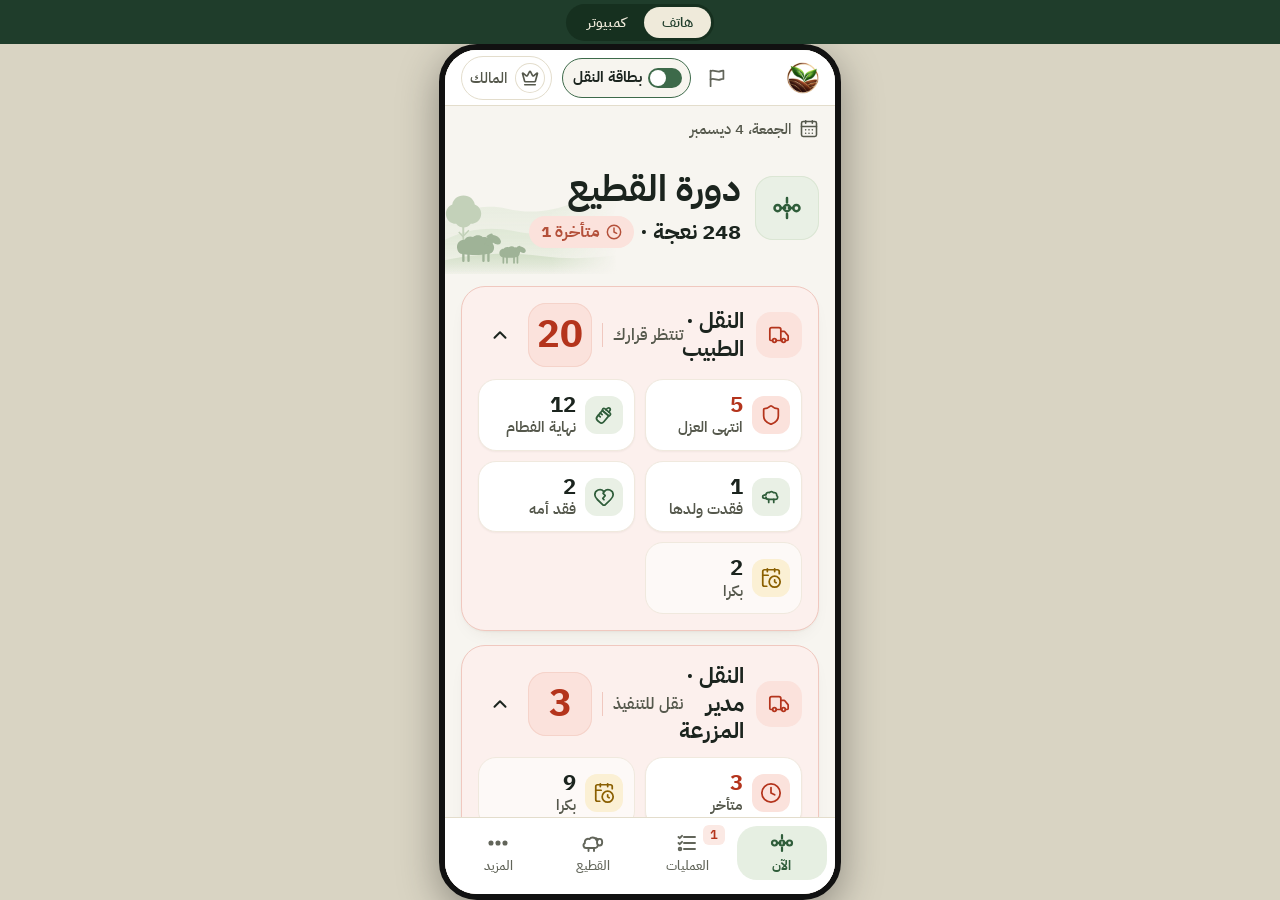
<file: index.html>
<!doctype html>
<html lang="ar" dir="rtl">
  <head>
    <meta charset="UTF-8" />
    <meta name="viewport" content="width=device-width, initial-scale=1, viewport-fit=cover" />
    <meta name="theme-color" content="#efeada" />
    <meta name="color-scheme" content="only light" />
    <meta name="darkreader-lock" />
    <meta name="apple-mobile-web-app-capable" content="yes" />
    <meta name="mobile-web-app-capable" content="yes" />
    <meta name="apple-mobile-web-app-status-bar-style" content="default" />
    <meta name="apple-mobile-web-app-title" content="المزرعة" />
    <meta name="description" content="دفتر المزرعة: المهام، الكشوفات، القطيع والمال" />
    <link rel="manifest" href="./manifest.webmanifest" />
    <link rel="icon" href="./icons/icon.svg" type="image/svg+xml" />
    <link rel="apple-touch-icon" href="./icons/apple-touch-icon.png" />
    <style>
      :root,html,body{color-scheme:only light}
      #vw-stage iframe{color-scheme:only light}
      #vw-bar{position:fixed;inset:0 0 auto 0;height:44px;display:flex;align-items:center;justify-content:center;gap:12px;background:#1f3d2b;color:#efeada;font:600 14px "IBM Plex Sans Arabic",system-ui,sans-serif;z-index:9}
      #vw-bar .sw{display:flex;background:#16301f;border-radius:999px;padding:3px}
      #vw-bar button{all:unset;cursor:pointer;padding:5px 18px;border-radius:999px;color:#efeada}
      #vw-bar button[aria-pressed=true]{background:#efeada;color:#1f3d2b}
      #vw-stage{position:fixed;inset:44px 0 0 0;background:#d9d4c3}
      #vw-stage.phone{display:flex;align-items:center;justify-content:center;overflow:auto}
      #vw-stage iframe{border:0;background:#efeada;display:block}
      #vw-stage.phone iframe{width:390px;height:844px;flex:none;border-radius:38px;border:6px solid #111;box-sizing:content-box;box-shadow:0 12px 40px rgba(0,0,0,.35)}
      #vw-stage.desk iframe{width:100%;height:100%}
    </style>
    <title>مزرعة تجريبية · عرض</title>
    <script type="module" crossorigin src="./assets/index-eB_XJuG2.js"></script>
    <link rel="stylesheet" crossorigin href="./assets/index-BP2xYqdq.css">
  </head>
  <body>
    <div id="root"></div>
    <script>
      // desktop viewer shell: slim bar «هاتف | كمبيوتر» around the same app loaded with ?bare=1 (shared localStorage)
      (function () {
        var q = location.search;
        if (window.top !== window || /[?&]bare=1/.test(q) || window.innerWidth <= 900) return;
        window.__viewerShell = true;
        var mode = "phone";
        try { if (localStorage.getItem("farmDemo.view") === "desk") mode = "desk"; } catch (e) {}
        var bar = document.createElement("div"); bar.id = "vw-bar"; bar.dir = "rtl";
        var sw = document.createElement("div"); sw.className = "sw"; bar.appendChild(sw);
        var stage = document.createElement("div"); stage.id = "vw-stage";
        var btns = {};
        function show(m) {
          mode = m;
          try { localStorage.setItem("farmDemo.view", m); } catch (e) {}
          stage.className = m;
          stage.innerHTML = "";
          var f = document.createElement("iframe"); f.title = "app";
          var md = /[?&]mode=(old|new)/.exec(q); f.src = location.pathname + "?bare=1" + (md ? "&mode=" + md[1] : "");
          stage.appendChild(f);
          for (var k in btns) btns[k].setAttribute("aria-pressed", String(k === m));
        }
        [["phone", "هاتف"], ["desk", "كمبيوتر"]].forEach(function (a) {
          var b = document.createElement("button"); b.type = "button"; b.textContent = a[1]; b.dataset.view = a[0];
          b.onclick = function () { if (mode !== a[0]) show(a[0]); };
          btns[a[0]] = b; sw.appendChild(b);
        });
        document.body.append(bar, stage);
        document.getElementById("root").remove();
        show(mode);
      })();
    </script>
  </body>
</html>
</file>
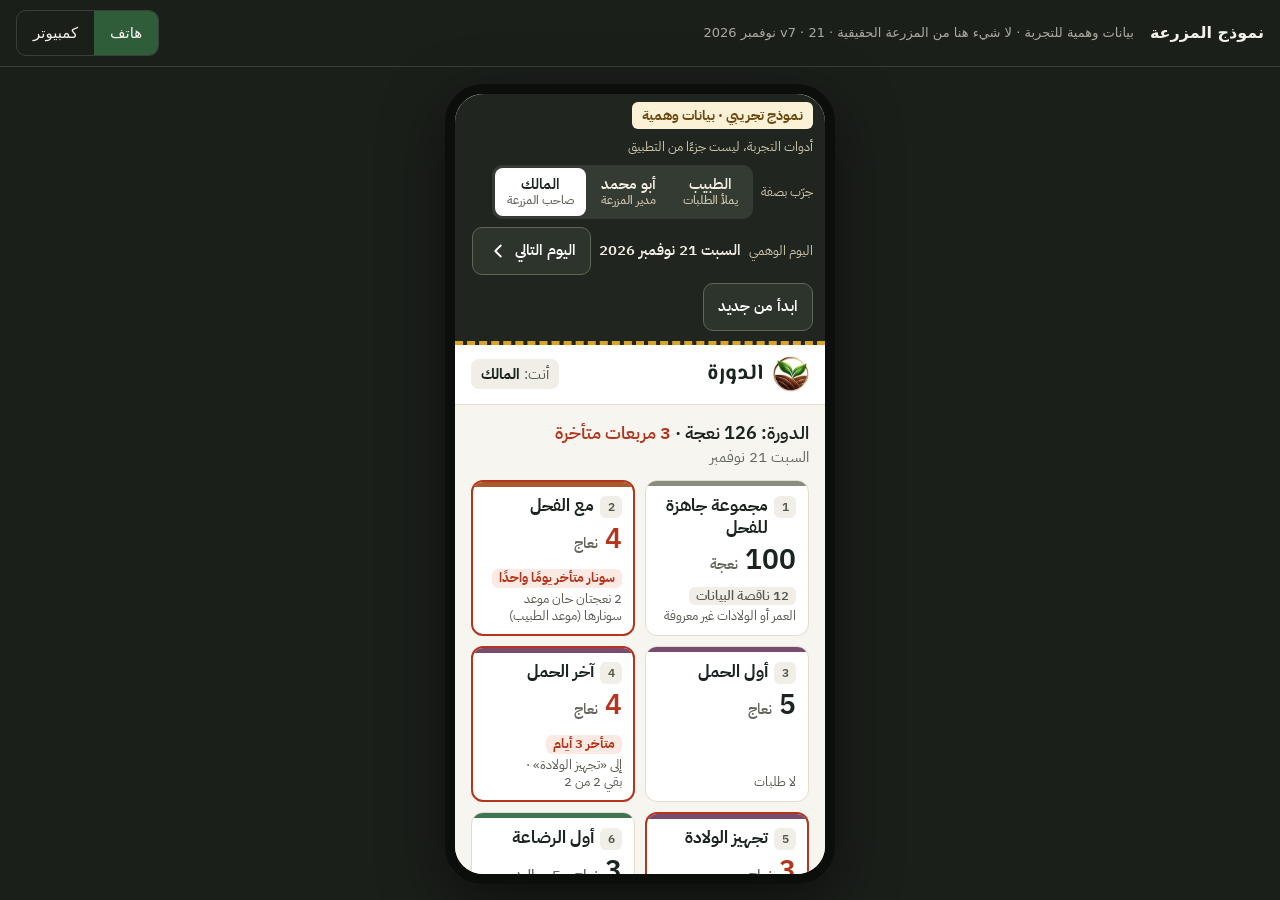
<file: v7/index.html>
<!doctype html>
<html lang="ar" dir="rtl">
<head>
<meta charset="utf-8">
<meta name="viewport" content="width=device-width, initial-scale=1">
<meta name="robots" content="noindex, nofollow">
<title>نموذج المزرعة · بيانات وهمية</title>
<style>
  :root { --bg: #1b1f1a; --ink: #f3f1ea; --mut: #a9ab9f; --line: #3a4037; --on: #2f5d3a; }
  * { box-sizing: border-box; }
  html, body { height: 100%; margin: 0; }
  body { background: var(--bg); color: var(--ink); font: 15px/1.5 system-ui, "Segoe UI", Tahoma, sans-serif; display: flex; flex-direction: column; }
  header { display: flex; flex-wrap: wrap; align-items: center; gap: 10px 16px; padding: 10px 16px; border-bottom: 1px solid var(--line); }
  header b { font-size: 16px; }
  header span { color: var(--mut); font-size: 13px; }
  .seg { display: inline-flex; border: 1px solid var(--line); border-radius: 10px; overflow: hidden; margin-inline-start: auto; }
  .seg button { appearance: none; border: 0; background: transparent; color: var(--ink); font: inherit; padding: 9px 16px; min-height: 44px; cursor: pointer; }
  .seg button[aria-pressed="true"] { background: var(--on); }
  main { flex: 1; min-height: 0; display: flex; align-items: center; justify-content: center; padding: 14px; }
  .phone { width: 390px; height: min(844px, calc(100vh - 100px)); border: 10px solid #0c0e0b; border-radius: 38px; overflow: hidden; background: #fff; box-shadow: 0 20px 60px rgba(0,0,0,.5); }
  .wide { width: 100%; height: 100%; border: 1px solid var(--line); border-radius: 10px; overflow: hidden; background: #fff; }
  iframe { width: 100%; height: 100%; border: 0; display: block; }
  @media (max-width: 640px) { header { display: none; } main { padding: 0; } .phone, .wide { width: 100%; height: 100%; border: 0; border-radius: 0; box-shadow: none; } }
</style>
</head>
<body>
<header>
  <b>نموذج المزرعة</b>
  <span>بيانات وهمية للتجربة · لا شيء هنا من المزرعة الحقيقية · <span id="ver"></span></span>
  <div class="seg" role="group" aria-label="طريقة العرض">
    <button id="bPhone" type="button" aria-pressed="true">هاتف</button>
    <button id="bWide" type="button" aria-pressed="false">كمبيوتر</button>
  </div>
</header>
<main><div id="frame" class="phone"><iframe id="app" src="app.html" title="نموذج المزرعة"></iframe></div></main>
<script>
  var VERSION = "v7 · 21 نوفمبر 2026";
  document.getElementById("ver").textContent = VERSION;
  var frame = document.getElementById("frame"), bP = document.getElementById("bPhone"), bW = document.getElementById("bWide");
  function set(mode) {
    frame.className = mode === "wide" ? "wide" : "phone";
    bP.setAttribute("aria-pressed", String(mode !== "wide")); bW.setAttribute("aria-pressed", String(mode === "wide"));
    try { localStorage.setItem("farmProtoView", mode); } catch (e) {}
  }
  bP.onclick = function () { set("phone"); }; bW.onclick = function () { set("wide"); };
  var saved = null; try { saved = localStorage.getItem("farmProtoView"); } catch (e) {}
  set(saved === "wide" ? "wide" : "phone");
</script>
</body>
</html>
</file>
